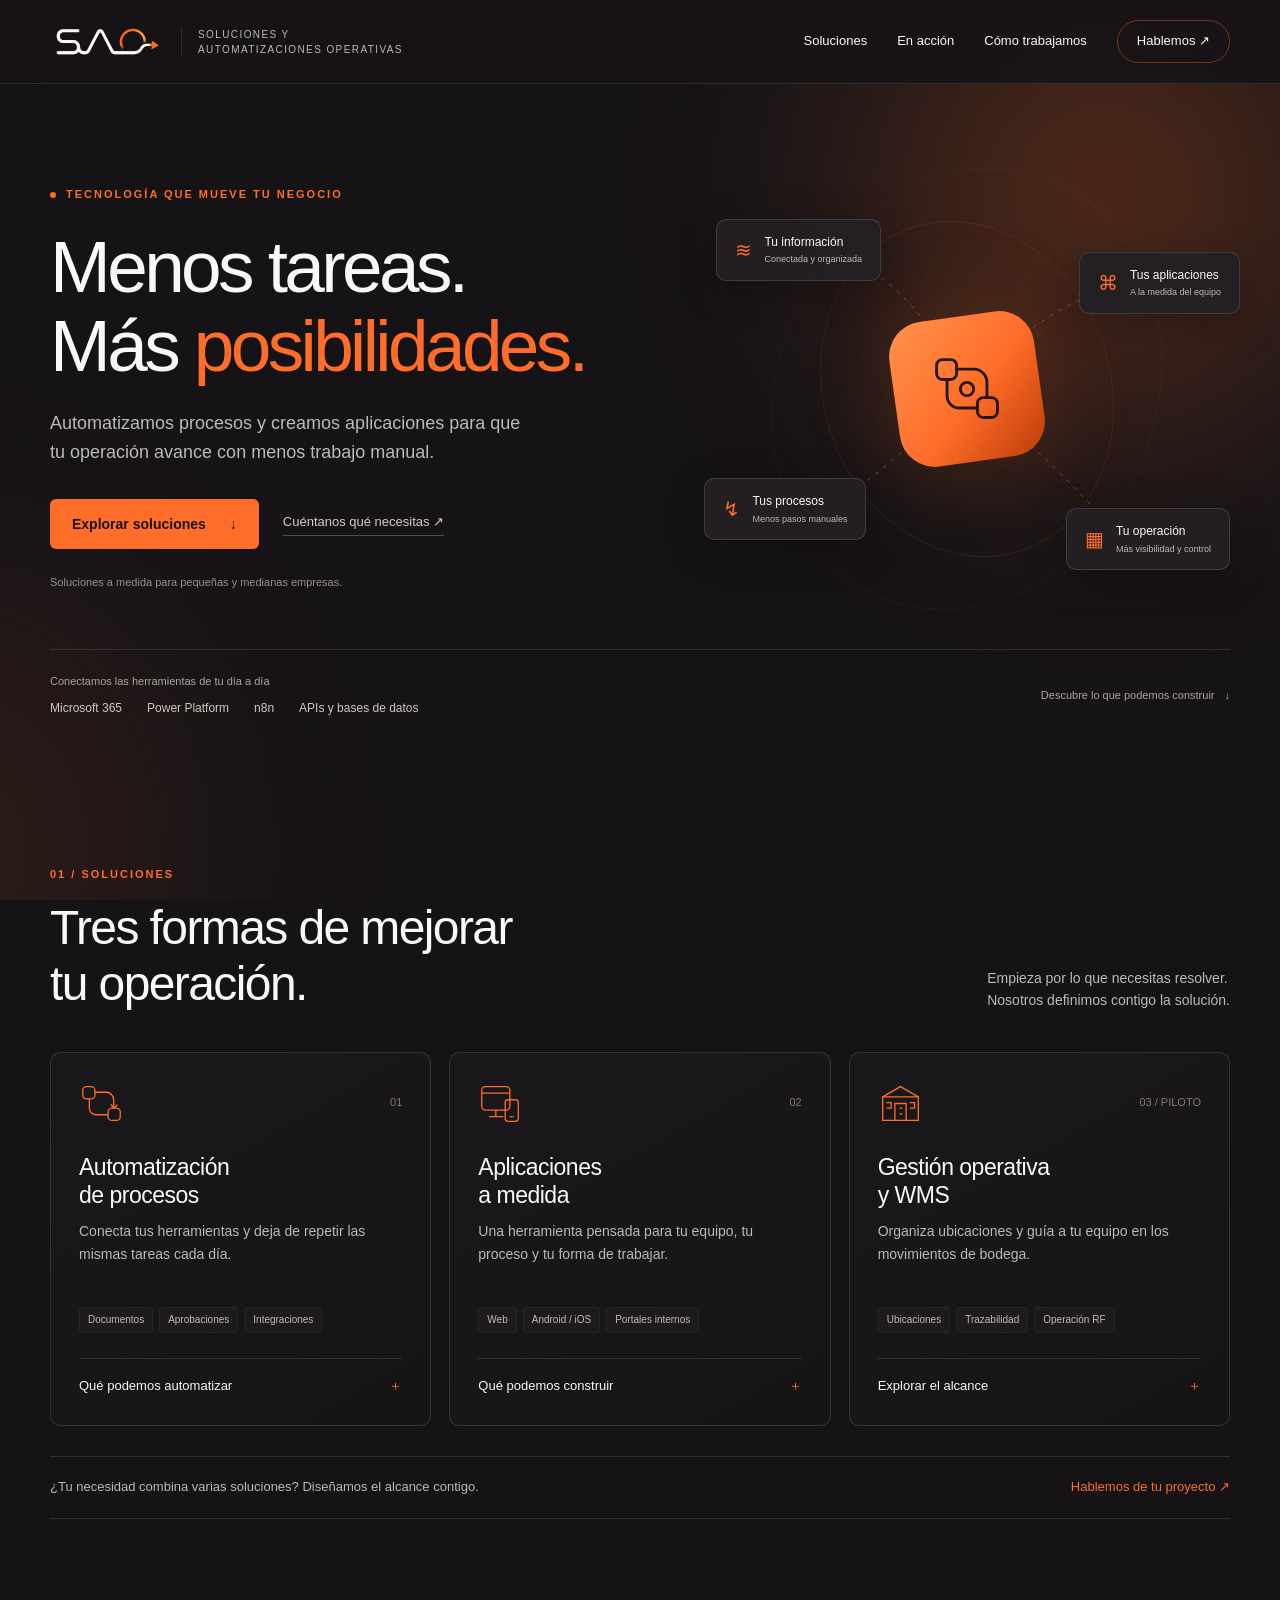
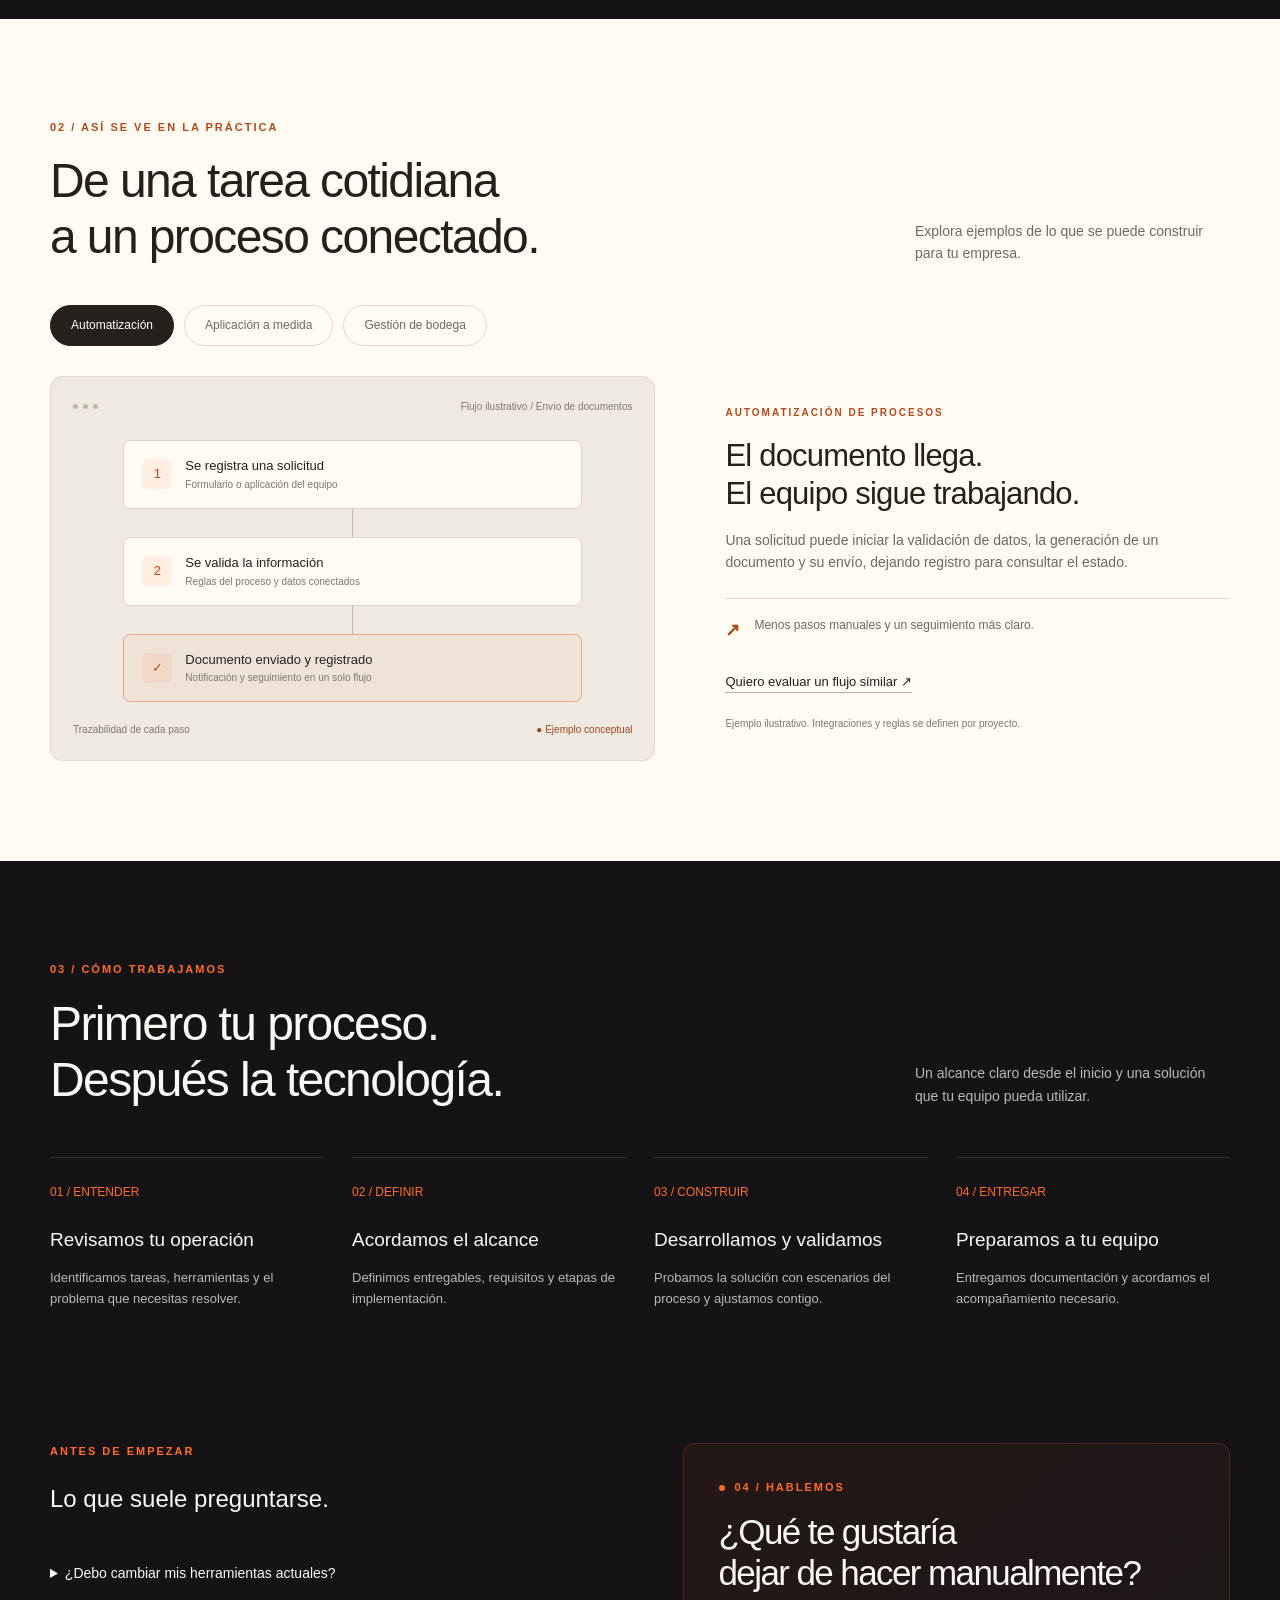
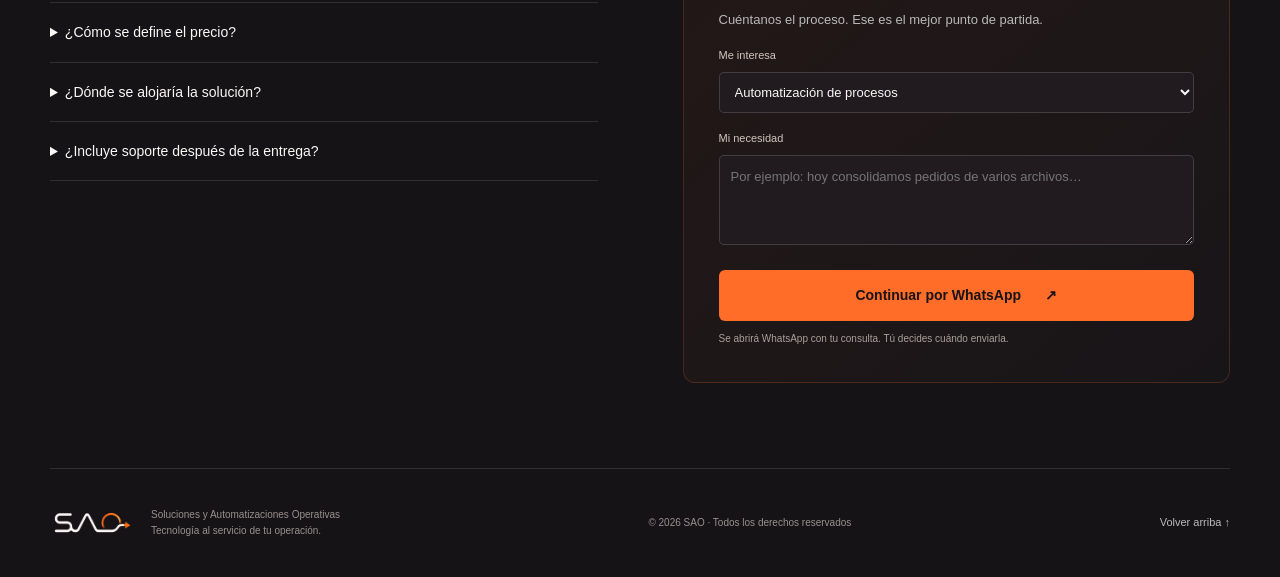
<file: index.html>
<!DOCTYPE html>
<html lang="es"><head><meta charset="utf-8"><meta name="viewport" content="width=device-width, initial-scale=1"><link rel="icon" href="assets/brand/isotipo_transparente_128.png"><link rel="canonical" href="https://sao-soluciones-automatizadas.netlify.app/"><meta name="theme-color" content="#161316"><meta name="description" content="SAO: automatizaciones, aplicaciones a medida y soluciones para gestionar tu operación."><title>SAO — Menos tareas. Más posibilidades.</title>
<link rel="stylesheet" href="styles.css"></head><body><div class="progress" aria-hidden="true"></div><div class="ambient" aria-hidden="true"><div class="blob"></div><div class="blob two"></div></div>
<header><nav class="wrap nav" aria-label="Navegación principal"><a class="brand" href="#inicio" aria-label="SAO inicio"><img class="brand-image" src="assets/brand/logo_sin_descriptor_transparente_400px.png" width="400" height="135" alt="SAO"><small>Soluciones y<br>automatizaciones operativas</small></a><div class="links"><a href="#soluciones">Soluciones</a><a href="#ejemplos">En acción</a><a href="#proceso">Cómo trabajamos</a><a class="nav-cta" href="#contacto">Hablemos ↗</a></div></nav></header>
<main><section class="hero wrap" id="inicio"><div class="hero-grid"><div><div class="label"><span class="dot"></span>Tecnología que mueve tu negocio</div><h1>Menos tareas.<br>Más <span>posibilidades.</span></h1><p class="lead">Automatizamos procesos y creamos aplicaciones para que tu operación avance con menos trabajo manual.</p><div class="actions"><a class="btn" href="#soluciones">Explorar soluciones <span>↓</span></a><a class="text-link" href="#contacto">Cuéntanos qué necesitas ↗</a></div><p class="hero-note">Soluciones a medida para pequeñas y medianas empresas.</p></div><div class="orbit" aria-label="Conecta información, procesos, aplicaciones y operación"><svg class="wiring" viewBox="0 0 480 430" fill="none" aria-hidden="true"><path d="M110 82 Q180 100 240 215 M390 112 Q310 135 240 215 M100 335 Q170 290 240 215 M390 360 Q330 290 240 215" stroke="#ff6d29" stroke-dasharray="4 6"/></svg><div class="center"><svg viewBox="0 0 80 80" fill="none" stroke="#251810" stroke-width="3" aria-hidden="true"><rect x="8" y="9" width="21" height="21" rx="6"/><rect x="51" y="49" width="21" height="21" rx="6"/><path d="M29 19h18a14 14 0 0 1 14 14v16M19 30v17a13 13 0 0 0 13 13h19"/><circle cx="40" cy="40" r="7"/></svg></div><div class="node n1"><i>≋</i><div><b>Tu información</b><small>Conectada y organizada</small></div></div><div class="node n2"><i>⌘</i><div><b>Tus aplicaciones</b><small>A la medida del equipo</small></div></div><div class="node n3"><i>↯</i><div><b>Tus procesos</b><small>Menos pasos manuales</small></div></div><div class="node n4"><i>▦</i><div><b>Tu operación</b><small>Más visibilidad y control</small></div></div></div></div><div class="hero-bottom"><div>Conectamos las herramientas de tu día a día<div class="tools" style="margin-top:8px"><span>Microsoft 365</span><span>Power Platform</span><span>n8n</span><span>APIs y bases de datos</span></div></div><a href="#soluciones" class="scroll">Descubre lo que podemos construir <span>↓</span></a></div></section>
<section class="section wrap" id="soluciones"><div class="section-head appear"><div><div class="label">01 / Soluciones</div><h2>Tres formas de mejorar<br>tu operación.</h2></div><p>Empieza por lo que necesitas resolver.<br>Nosotros definimos contigo la solución.</p></div><div class="catalog"><article class="card appear"><div class="card-top"><div class="icon"><svg viewBox="0 0 48 48" aria-hidden="true"><rect x="4" y="6" width="13" height="13" rx="4"/><rect x="31" y="29" width="13" height="13" rx="4"/><path d="M17 12h12a8 8 0 0 1 8 8v9M11 19v10a7 7 0 0 0 7 7h13"/><path d="m34 25 3 4 4-4"/></svg></div><span>01</span></div><h3>Automatización<br>de procesos</h3><p>Conecta tus herramientas y deja de repetir las mismas tareas cada día.</p><div class="tags"><span class="tag">Documentos</span><span class="tag">Aprobaciones</span><span class="tag">Integraciones</span></div><details><summary>Qué podemos automatizar <span>＋</span></summary><ul><li>Generación y envío de documentos.</li><li>Alertas, aprobaciones y seguimiento.</li><li>Sincronización de datos entre sistemas.</li></ul><a href="#contacto" class="text-link" data-interest="Automatización de procesos">Consultar mi proceso ↗</a></details></article>
<article class="card appear"><div class="card-top"><div class="icon"><svg viewBox="0 0 48 48" aria-hidden="true"><rect x="4" y="6" width="30" height="25" rx="4"/><path d="M4 13h30M12 38h15M19 31v7"/><rect x="29" y="20" width="14" height="23" rx="3"/><path d="M34 38h4"/></svg></div><span>02</span></div><h3>Aplicaciones<br>a medida</h3><p>Una herramienta pensada para tu equipo, tu proceso y tu forma de trabajar.</p><div class="tags"><span class="tag">Web</span><span class="tag">Android / iOS</span><span class="tag">Portales internos</span></div><details><summary>Qué podemos construir <span>＋</span></summary><ul><li>Registro y seguimiento de solicitudes.</li><li>Aplicaciones para procesos operativos.</li><li>Portales conectados con tus datos.</li></ul><a href="#contacto" class="text-link" data-interest="Aplicaciones a medida">Consultar mi aplicación ↗</a></details></article>
<article class="card appear"><div class="card-top"><div class="icon"><svg viewBox="0 0 48 48" aria-hidden="true"><path d="m5 17 19-11 19 11v25H5Z M5 17h38 M18 42V24h12v18 M9 23h5v6H9 M34 23h5v6h-5"/><path d="M23 29h3M23 35h3"/></svg></div><span>03 / PILOTO</span></div><h3>Gestión operativa<br>y WMS</h3><p>Organiza ubicaciones y guía a tu equipo en los movimientos de bodega.</p><div class="tags"><span class="tag">Ubicaciones</span><span class="tag">Trazabilidad</span><span class="tag">Operación RF</span></div><details><summary>Explorar el alcance <span>＋</span></summary><ul><li>Mapa y estructura de ubicaciones.</li><li>Flujos operativos según el proyecto.</li><li>Guía de recorridos para el operario.</li></ul><p style="font-size:11px;min-height:0">Solución en piloto. Alcance sujeto a validación.</p><a href="#contacto" class="text-link" data-interest="Gestión operativa y WMS">Conocer el piloto ↗</a></details></article></div><div class="band appear"><span>¿Tu necesidad combina varias soluciones? Diseñamos el alcance contigo.</span><a href="#contacto">Hablemos de tu proyecto ↗</a></div></section>
<section class="section showcase" id="ejemplos"><div class="wrap"><div class="section-head appear"><div><div class="label">02 / Así se ve en la práctica</div><h2>De una tarea cotidiana<br>a un proceso conectado.</h2></div><p>Explora ejemplos de lo que se puede construir para tu empresa.</p></div><div class="example-tabs" role="tablist" aria-label="Ejemplos de soluciones"><button class="tab" role="tab" id="tab-auto" aria-selected="true" aria-controls="panel-auto" data-tab="auto">Automatización</button><button class="tab" role="tab" id="tab-app" aria-selected="false" aria-controls="panel-app" tabindex="-1" data-tab="app">Aplicación a medida</button><button class="tab" role="tab" id="tab-wms" aria-selected="false" aria-controls="panel-wms" tabindex="-1" data-tab="wms">Gestión de bodega</button></div>
<div class="example appear" role="tabpanel" id="panel-auto" aria-labelledby="tab-auto"><div class="demo"><div class="demo-toolbar"><i></i><i></i><i></i><span>Flujo ilustrativo / Envío de documentos</span></div><div class="flow"><div class="flow-box"><em>1</em><div>Se registra una solicitud<small>Formulario o aplicación del equipo</small></div></div><div class="flow-line"></div><div class="flow-box"><em>2</em><div>Se valida la información<small>Reglas del proceso y datos conectados</small></div></div><div class="flow-line"></div><div class="flow-box last"><em>✓</em><div>Documento enviado y registrado<small>Notificación y seguimiento en un solo flujo</small></div></div></div><div class="demo-foot"><span>Trazabilidad de cada paso</span><span>● Ejemplo conceptual</span></div></div><div class="example-copy"><div class="label">Automatización de procesos</div><h3>El documento llega.<br>El equipo sigue trabajando.</h3><p>Una solicitud puede iniciar la validación de datos, la generación de un documento y su envío, dejando registro para consultar el estado.</p><div class="benefit"><b>↗</b><span>Menos pasos manuales y un seguimiento más claro.</span></div><a href="#contacto" class="text-link" data-interest="Automatización de procesos">Quiero evaluar un flujo similar ↗</a><div class="caption">Ejemplo ilustrativo. Integraciones y reglas se definen por proyecto.</div></div></div>
<div class="example hidden" role="tabpanel" id="panel-app" aria-labelledby="tab-app"><div class="demo"><div class="demo-toolbar"><i></i><i></i><i></i><span>Aplicación ilustrativa / Solicitudes</span></div><div class="mock-screen"><strong>Solicitudes del equipo</strong><div class="mock-row"><span>Solicitud 001 · Compra de materiales</span><span>En revisión</span></div><div class="mock-row"><span>Solicitud 002 · Ajuste de inventario</span><span>Aprobada</span></div><div class="mock-row"><span>Solicitud 003 · Soporte operativo</span><span>Pendiente</span></div><div class="mock-row"><span>Responsable y fecha por solicitud</span><span>↗</span></div></div><div class="demo-foot"><span>Datos ficticios para el mockup</span><span>● Ejemplo conceptual</span></div></div><div class="example-copy"><div class="label">Aplicaciones a medida</div><h3>Tu equipo sabe<br>qué sigue y quién responde.</h3><p>Centraliza registros, responsables y estados en una aplicación adaptada al proceso. Consulta la información desde el dispositivo que necesita tu equipo.</p><div class="benefit"><b>↗</b><span>Información organizada y menos consultas dispersas.</span></div><a href="#contacto" class="text-link" data-interest="Aplicaciones a medida">Quiero evaluar una aplicación ↗</a><div class="caption">Interfaz conceptual. Funciones sujetas al alcance acordado.</div></div></div>
<div class="example hidden" role="tabpanel" id="panel-wms" aria-labelledby="tab-wms"><div class="demo"><div class="demo-toolbar"><i></i><i></i><i></i><span>Mapa ilustrativo / Bodega</span></div><div class="mini-grid"><div class="rack">A1</div><div class="rack">A2</div><div class="rack">A3</div><div class="rack">B1</div><div class="rack">B2</div><div class="rack">B3</div><div class="rack">A4</div><div class="rack selected">A5</div><div class="rack">A6</div><div class="rack">B4</div><div class="rack">B5</div><div class="rack">B6</div><div class="rack">A7</div><div class="rack">A8</div><div class="rack">A9</div><div class="rack">B7</div><div class="rack">B8</div><div class="rack">B9</div></div><div class="route-note">Ubicación seleccionada<br><strong>Calle 1 · Módulo izquierdo<br>Columna 2 · Nivel 1</strong></div><div class="demo-foot"><span>Guía humana de ubicación</span><span>● Visualización conceptual</span></div></div><div class="example-copy"><div class="label">Gestión operativa / Piloto</div><h3>Una ubicación clara.<br>Un recorrido con sentido.</h3><p>Representa la bodega y muestra al operario dónde dirigirse mediante calle, módulo, columna y nivel, manteniendo el código interno como referencia.</p><div class="benefit"><b>↗</b><span>Una guía comprensible para el trabajo en bodega.</span></div><a href="#contacto" class="text-link" data-interest="Gestión operativa y WMS">Quiero conocer el alcance ↗</a><div class="caption">Representación simplificada del piloto; no es un plano operativo.</div></div></div></div></section>
<section class="section wrap" id="proceso"><div class="section-head appear"><div><div class="label">03 / Cómo trabajamos</div><h2>Primero tu proceso.<br>Después la tecnología.</h2></div><p>Un alcance claro desde el inicio y una solución que tu equipo pueda utilizar.</p></div><div class="steps"><div class="step appear"><span class="step-num">01 / ENTENDER</span><h3>Revisamos tu operación</h3><p>Identificamos tareas, herramientas y el problema que necesitas resolver.</p></div><div class="step appear"><span class="step-num">02 / DEFINIR</span><h3>Acordamos el alcance</h3><p>Definimos entregables, requisitos y etapas de implementación.</p></div><div class="step appear"><span class="step-num">03 / CONSTRUIR</span><h3>Desarrollamos y validamos</h3><p>Probamos la solución con escenarios del proceso y ajustamos contigo.</p></div><div class="step appear"><span class="step-num">04 / ENTREGAR</span><h3>Preparamos a tu equipo</h3><p>Entregamos documentación y acordamos el acompañamiento necesario.</p></div></div></section>
<section class="wrap" id="contacto"><div class="faq-contact"><div class="faq appear"><div class="label" style="margin-bottom:20px">Antes de empezar</div><h3>Lo que suele preguntarse.</h3><details><summary>¿Debo cambiar mis herramientas actuales?</summary><p>Primero evaluamos las que ya utilizas. La integración dependerá de sus conectores, APIs, permisos y del alcance del proyecto.</p></details><details><summary>¿Cómo se define el precio?</summary><p>Con una propuesta según el proceso, las integraciones, los usuarios y los entregables. Las licencias y el mantenimiento se detallan por separado cuando aplican.</p></details><details><summary>¿Dónde se alojaría la solución?</summary><p>Evaluamos nube o infraestructura propia según las necesidades, restricciones y herramientas de tu empresa.</p></details><details><summary>¿Incluye soporte después de la entrega?</summary><p>El periodo de acompañamiento y las opciones de mantenimiento se acuerdan en la propuesta.</p></details></div><div class="contact appear"><div class="label"><span class="dot"></span>04 / Hablemos</div><h2>¿Qué te gustaría<br>dejar de hacer manualmente?</h2><p>Cuéntanos el proceso. Ese es el mejor punto de partida.</p><form id="brief"><label for="service">Me interesa</label><select id="service" name="service"><option>Automatización de procesos</option><option>Aplicaciones a medida</option><option>Gestión operativa y WMS</option><option>Necesito orientación</option></select><label for="need">Mi necesidad</label><textarea id="need" name="need" placeholder="Por ejemplo: hoy consolidamos pedidos de varios archivos…" required maxlength="2000"></textarea><button class="btn" type="submit">Continuar por WhatsApp <span>↗</span></button><p class="form-note">Se abrirá WhatsApp con tu consulta. Tú decides cuándo enviarla.</p><p class="status hidden" id="status" role="status"></p><button type="button" id="copy" class="text-link hidden" style="background:none;border-top:0;border-left:0;border-right:0;cursor:pointer;margin-top:12px">Copiar resumen ↗</button></form></div></div><footer class="footer"><div class="brand"><img class="brand-image" src="assets/brand/logo_sin_descriptor_transparente_400px.png" width="400" height="135" alt="SAO"><p>Soluciones y Automatizaciones Operativas<br>Tecnología al servicio de tu operación.</p></div><p>© <span id="year"></span> SAO · Todos los derechos reservados</p><a href="#inicio">Volver arriba ↑</a></footer></section></main>
<script src="script.js" defer></script></body></html>
</file>
<file: styles.css>
:root{--bg:#161316;--ink:#faf8f5;--muted:#bababa;--orange:#ff6d29;--line:rgba(255,255,255,.12)}*{box-sizing:border-box}html{scroll-behavior:smooth;scroll-padding-top:100px}body{margin:0;background:var(--bg);color:var(--ink);font-family:'Segoe UI',Arial,sans-serif;font-size:16px;line-height:1.6}a{color:inherit;text-decoration:none}button,input,textarea,select{font:inherit}button,a,input,textarea,select{outline-offset:5px}::selection{background:var(--orange);color:#161316}.wrap{width:min(1180px,calc(100% - 64px));margin:auto}.ambient{position:fixed;inset:0;overflow:hidden;z-index:-1;pointer-events:none;background:#161316}.blob{position:absolute;border-radius:50%;filter:blur(80px);background:radial-gradient(ellipse,#ff6d294a,transparent 70%);width:750px;height:750px;top:-180px;right:-200px;animation:float 24s ease-in-out infinite alternate}.blob.two{width:700px;height:800px;top:50%;left:-400px;background:radial-gradient(ellipse,#ff6d2920,transparent 70%);animation-delay:-14s}@keyframes float{to{transform:translate(-110px,140px) scale(1.16)}}header{position:sticky;top:0;background:#161316e8;backdrop-filter:blur(20px);border-bottom:1px solid var(--line);z-index:20}.nav{height:83px;display:flex;align-items:center;justify-content:space-between;gap:24px}.brand{display:flex;align-items:center;gap:16px}.wordmark{font:700 35px Georgia,serif;letter-spacing:-2px}.brand small{border-left:1px solid var(--line);padding-left:16px;font-size:10px;line-height:1.5;letter-spacing:1.4px;color:var(--muted);text-transform:uppercase}.links{display:flex;align-items:center;gap:30px;font-size:13px}.links a:hover{color:var(--orange)}.nav-cta{border:1px solid #ff6d2966;border-radius:100px;padding:10px 19px}.label{font-size:11px;letter-spacing:2px;text-transform:uppercase;color:var(--orange);font-weight:600;display:flex;align-items:center;gap:10px}.dot{width:6px;height:6px;background:var(--orange);border-radius:50%}.hero{padding:90px 0 48px;position:relative}.hero-grid{display:grid;grid-template-columns:1.15fr 1fr;align-items:center;gap:50px}h1{font-size:clamp(48px,5.7vw,76px);font-weight:500;line-height:1.08;letter-spacing:-3.6px;margin:24px 0}h1 span{color:var(--orange)}.lead{font-size:18px;color:var(--muted);max-width:480px;font-weight:400}.actions{display:flex;align-items:center;gap:24px;flex-wrap:wrap;margin-top:32px}.btn{display:inline-flex;align-items:center;justify-content:center;gap:24px;border:0;border-radius:6px;padding:14px 22px;cursor:pointer;background:var(--orange);color:#171317;font-size:14px;font-weight:600;transition:transform .2s,background .2s}.btn:hover{background:#ff894f;transform:translateY(-2px)}.text-link{font-size:13px;color:#d4ccc7;border-bottom:1px solid #ffffff40;padding-bottom:3px}.hero-note{margin:25px 0 0;color:#96918f;font-size:11px}.orbit{height:430px;position:relative;display:flex;align-items:center;justify-content:center}.orbit:before,.orbit:after{content:'';position:absolute;width:340px;height:340px;border:1px solid #ff6d2920;border-radius:50%;transform:rotate(-20deg) scaleX(.84)}.orbit:after{width:450px;height:450px;border-color:#ffffff09;transform:rotate(22deg) scaleX(.84)}.center{width:146px;height:146px;background:linear-gradient(135deg,#ff914d,#ff6d29 55%,#bb3c08);border-radius:35px;display:flex;align-items:center;justify-content:center;box-shadow:0 0 95px #ff6d2933;z-index:2;transform:rotate(-8deg)}.center svg{width:76px;transform:rotate(8deg)}.node{position:absolute;background:#242024f5;border:1px solid #ffffff22;border-radius:10px;padding:13px 18px;display:flex;align-items:center;gap:12px;box-shadow:0 10px 40px #0004;z-index:3;font-size:12px}.node b{font-weight:500}.node small{display:block;font-size:9px;color:var(--muted)}.node i{font-style:normal;color:var(--orange);font-size:20px}.n1{top:45px;left:12px}.n2{top:78px;right:-10px}.n3{bottom:64px;left:0}.n4{bottom:34px;right:0}.wiring{position:absolute;inset:0;width:100%;height:100%;opacity:.5}.hero-bottom{display:flex;justify-content:space-between;align-items:center;border-top:1px solid var(--line);margin-top:45px;padding-top:23px;font-size:11px;color:#aaa4a1;gap:20px}.tools{display:flex;gap:25px;font-size:12px;color:#d0c7c2}.scroll{display:flex;gap:10px;align-items:center}.section{padding:100px 0}.section-head{display:flex;justify-content:space-between;align-items:end;gap:40px;margin-bottom:40px}h2{font-weight:450;font-size:clamp(32px,3.8vw,48px);line-height:1.16;letter-spacing:-1.6px;margin:17px 0 0}.section-head p{color:var(--muted);max-width:315px;font-size:14px;margin:0}.catalog{display:grid;grid-template-columns:repeat(3,1fr);gap:18px}.card{border:1px solid var(--line);background:linear-gradient(150deg,#ffffff06,#ffffff02);padding:28px;border-radius:10px;display:flex;flex-direction:column;transition:border-color .3s,transform .3s}.card:hover{border-color:#ff6d2955;transform:translateY(-4px)}.card-top{display:flex;justify-content:space-between;align-items:center;color:#817874;font-size:11px}.icon{width:45px;height:45px;color:var(--orange)}.icon svg{width:100%;height:100%;fill:none;stroke:currentColor;stroke-width:1.4}.card h3{font-weight:500;font-size:23px;letter-spacing:-.5px;margin:27px 0 10px;line-height:1.25}.card p{color:var(--muted);font-size:14px;margin:0 0 20px;min-height:67px}.tags{display:flex;gap:6px;flex-wrap:wrap;margin-bottom:25px}.tag{font-size:10px;background:#ffffff06;border:1px solid #ffffff0b;border-radius:4px;padding:4px 8px;color:#c3bbb7}.card details{margin-top:auto;border-top:1px solid var(--line);padding-top:17px}.card summary{cursor:pointer;list-style:none;font-size:13px;display:flex;justify-content:space-between}.card summary::-webkit-details-marker{display:none}.card summary span{color:var(--orange)}.card details[open] summary{margin-bottom:15px}.card ul{font-size:12px;color:var(--muted);padding-left:17px}.card .text-link{display:inline-block;font-size:12px}.band{border-top:1px solid var(--line);border-bottom:1px solid var(--line);margin-top:30px;padding:20px 0;display:flex;align-items:center;justify-content:space-between;gap:20px;color:var(--muted);font-size:13px}.band a{color:var(--orange);white-space:nowrap}.showcase{background:#fffaf2;color:#26201d}.showcase .label{color:#b34a1c}.showcase .section-head p{color:#706960}.example-tabs{display:flex;gap:10px;margin-bottom:30px;flex-wrap:wrap}.tab{background:transparent;color:#706960;border:1px solid #ded9d1;border-radius:100px;padding:10px 20px;font-size:12px;cursor:pointer}.tab[aria-selected=true]{background:#26201d;color:#fff;border-color:#26201d}.example{display:grid;grid-template-columns:1.2fr 1fr;gap:70px;align-items:center}.demo{background:#eee9e1;border:1px solid #e1d9cd;border-radius:12px;padding:22px;min-height:320px}.demo-toolbar{display:flex;align-items:center;gap:5px;margin-bottom:25px;font-size:10px;color:#82776c}.demo-toolbar i{width:5px;height:5px;border-radius:50%;background:#c2b7a9}.demo-toolbar span{margin-left:auto}.flow{display:flex;flex-direction:column;align-items:center}.flow-box{background:#fffaf2;border:1px solid #ddd3c6;width:82%;padding:15px 18px;border-radius:7px;display:flex;align-items:center;gap:13px;font-size:13px}.flow-box em{font-style:normal;width:30px;height:30px;border-radius:6px;background:#ff6d2915;color:#b74b19;display:grid;place-items:center}.flow-box small{display:block;font-size:10px;color:#82776c}.flow-line{height:28px;width:1px;background:#c4b8a9}.flow-box.last{border-color:#e9a888;background:#ff6d290c}.demo-foot{display:flex;justify-content:space-between;font-size:10px;color:#82776c;margin-top:20px}.demo-foot span:last-child{color:#9b481f}.example-copy h3{font-size:31px;letter-spacing:-.8px;font-weight:500;line-height:1.22;margin:16px 0}.example-copy p{font-size:14px;color:#706960}.example-copy .label{font-size:10px}.benefit{border-top:1px solid #ded9d1;margin:24px 0;padding-top:17px;display:flex;gap:14px;font-size:12px;color:#706960}.benefit b{color:#a84920;font-size:18px}.showcase .text-link{color:#26201d;border-color:#b9b0a3}.caption{font-size:10px;color:#82776c;margin-top:22px}.steps{display:grid;grid-template-columns:repeat(4,1fr);gap:28px;margin-top:50px}.step{border-top:1px solid var(--line);padding-top:20px}.step-num{font-size:12px;color:var(--orange)}.step h3{font-weight:500;font-size:19px;margin:21px 0 10px}.step p{font-size:13px;color:var(--muted)}.faq-contact{display:grid;grid-template-columns:1fr 1fr;gap:85px;padding-top:20px}.faq h3{font-size:24px;font-weight:500;margin:0 0 25px}.faq details{border-bottom:1px solid var(--line);padding:18px 0}.faq summary{font-size:14px;cursor:pointer}.faq p{font-size:13px;color:var(--muted)}.contact{border:1px solid #ff6d2933;border-radius:12px;padding:35px;background:linear-gradient(140deg,#ff6d2910,#ffffff03)}.contact h2{font-size:35px;margin:16px 0}.contact p{font-size:13px;color:var(--muted)}label{font-size:11px;color:#d1c5be;display:block;margin:17px 0 7px}select,textarea{width:100%;border:1px solid #ffffff26;background:#211b20;color:var(--ink);border-radius:5px;padding:11px;font-size:13px}textarea{resize:vertical;min-height:90px}.contact .btn{width:100%;margin-top:18px}.form-note{font-size:10px!important;color:#aaa09a!important;margin-bottom:0}.status{color:#ffb393!important}.footer{border-top:1px solid var(--line);padding:28px 0;margin-top:85px;display:flex;justify-content:space-between;align-items:center;gap:20px}.footer .wordmark{font-size:28px}.footer p{font-size:10px;color:#98908d}.footer a{font-size:11px;color:#bababa}.progress{position:fixed;top:0;left:0;height:2px;width:0;background:var(--orange);z-index:40}.appear{transition:opacity .7s,transform .7s}.js-motion .appear{opacity:0;transform:translateY(22px)}.js-motion .appear.visible{opacity:1;transform:none}.mini-grid{display:grid;grid-template-columns:repeat(6,1fr);gap:8px;padding:20px 5px}.rack{height:37px;background:#fffaf2;border:1px solid #d7ccbc;border-radius:4px;display:grid;place-items:center;font-size:10px}.rack.selected{background:#ff6d29;color:#171317;border-color:#ff6d29}.mock-screen{background:#fffaf2;border:1px solid #ddd3c6;border-radius:7px;padding:18px}.mock-screen strong{font-size:16px}.mock-row{padding:13px 0;border-bottom:1px solid #e4ded4;font-size:12px;display:flex;justify-content:space-between}.mock-row span:last-child{color:#a54b23}.route-note{font-size:12px;padding:14px;background:#fffaf2;border-radius:6px;margin-top:12px}.hidden{display:none!important}@media(min-width:1400px){.hero{padding-top:110px}}@media(max-width:900px){.brand small{display:none}.hero-grid{gap:10px}.orbit{transform:scale(.88)}.node{padding:11px}.n2{right:-20px}.hero{padding-top:65px}.catalog{gap:12px}.card{padding:21px}.card h3{font-size:20px}.example{gap:35px}.faq-contact{gap:35px}.steps{gap:18px}.links{gap:20px}}@media(max-width:680px){.wrap{width:calc(100% - 36px)}.nav{height:70px}.links a:not(.nav-cta){display:none}.nav-cta{padding:8px 14px}.hero{padding-top:52px}.hero-grid{grid-template-columns:1fr}h1{font-size:52px;letter-spacing:-2.8px}.lead{font-size:16px}.orbit{height:350px;transform:scale(.9);margin:6px -4px}.orbit:after{width:355px;height:355px}.orbit:before{width:285px;height:285px}.n1{top:22px;left:0}.n2{top:51px;right:0}.n3{bottom:40px}.n4{bottom:17px}.hero-bottom{margin-top:10px;align-items:start}.tools{flex-wrap:wrap;gap:8px 16px}.scroll{display:none}.section{padding:65px 0}.section-head{display:block;margin-bottom:28px}.section-head p{margin-top:20px;max-width:100%}.catalog,.example,.faq-contact{grid-template-columns:1fr}.card p{min-height:0}.card h3{font-size:24px;margin-top:18px}.band{align-items:start;flex-direction:column;gap:8px}.example{gap:27px}.demo{min-height:300px}.steps{grid-template-columns:1fr 1fr;gap:25px}.faq-contact{gap:50px}.contact{padding:24px}.footer{margin-top:50px;flex-wrap:wrap}.footer p{max-width:220px}.example-copy h3{font-size:28px}}@media(prefers-reduced-motion:reduce){html{scroll-behavior:auto}.blob{animation:none}.appear{transition:none}.js-motion .appear{opacity:1;transform:none}.btn,.card{transition:none}}

.brand-image{width:115px;height:auto;display:block}.footer .brand-image{width:85px}.status a{color:#ffb393}.status{overflow-wrap:anywhere}
</file>
